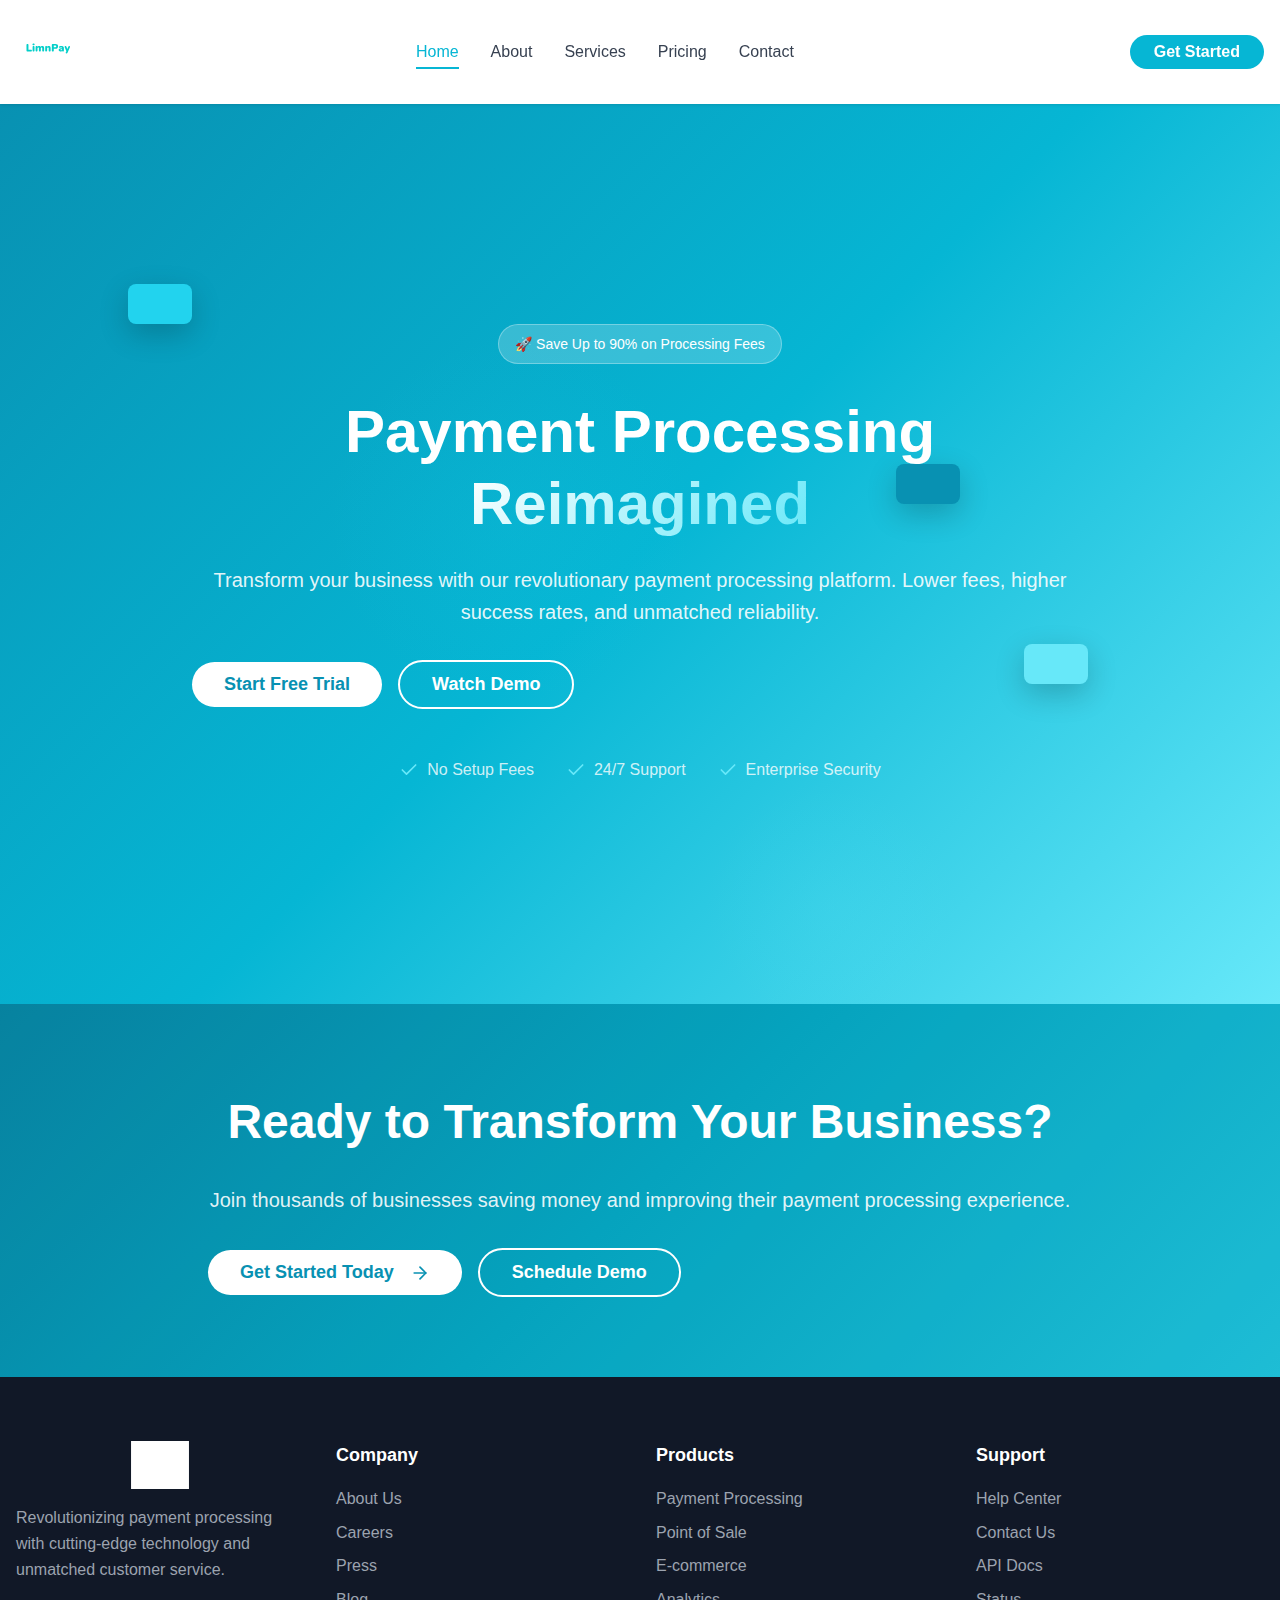
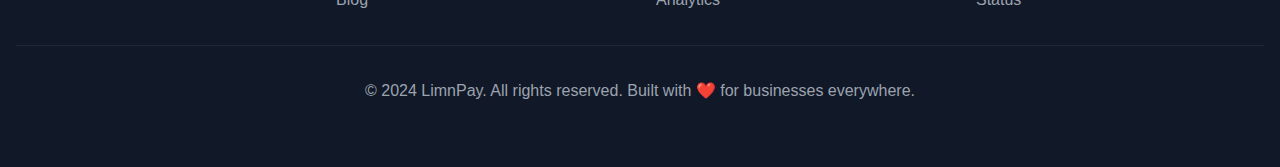
<file: index.html>
<!DOCTYPE html>
<html lang="en">
<head>
    <meta charset="UTF-8">
    <meta name="viewport" content="width=device-width, initial-scale=1.0">
    <title>Home - LimnPay</title>
    <link rel="stylesheet" href="css/styles.css">
</head>
<body>
    <div class="min-h-screen bg-white">
        <!-- Header -->
        <header class="header">
            <div class="container">
                <div class="header-content">
                    <!-- Logo -->
                    <div class="logo-container">
                        <a href="index.html">
                            <img src="assets/LimnPay8.svg" alt="LimnPay" class="logo">
                        </a>
                    </div>

                    <!-- Desktop Navigation -->
                    <nav class="nav-desktop">
                        <a href="index.html" class="nav-link active">Home</a>
                        <a href="about.html" class="nav-link">About</a>
                        <a href="services.html" class="nav-link">Services</a>
                        <a href="pricing.html" class="nav-link">Pricing</a>
                        <a href="contact.html" class="nav-link">Contact</a>
                    </nav>

                    <!-- Desktop CTA Button -->
                    <div class="cta-desktop">
                        <button class="btn btn-primary">Get Started</button>
                    </div>

                    <!-- Mobile Menu Button -->
                    <button class="mobile-menu-btn" id="mobileMenuBtn">
                        <svg class="menu-icon" id="menuIcon" width="24" height="24" viewBox="0 0 24 24" fill="none" stroke="currentColor" stroke-width="2" stroke-linecap="round" stroke-linejoin="round">
                            <line x1="3" y1="12" x2="21" y2="12"></line>
                            <line x1="3" y1="6" x2="21" y2="6"></line>
                            <line x1="3" y1="18" x2="21" y2="18"></line>
                        </svg>
                        <svg class="close-icon hidden" id="closeIcon" width="24" height="24" viewBox="0 0 24 24" fill="none" stroke="currentColor" stroke-width="2" stroke-linecap="round" stroke-linejoin="round">
                            <line x1="18" y1="6" x2="6" y2="18"></line>
                            <line x1="6" y1="6" x2="18" y2="18"></line>
                        </svg>
                    </button>
                </div>

                <!-- Mobile Menu -->
                <div class="mobile-menu hidden" id="mobileMenu">
                    <nav class="mobile-nav">
                        <a href="index.html" class="nav-link">Home</a>
                        <a href="about.html" class="nav-link">About</a>
                        <a href="services.html" class="nav-link">Services</a>
                        <a href="pricing.html" class="nav-link">Pricing</a>
                        <a href="contact.html" class="nav-link">Contact</a>
                        <button class="btn btn-primary btn-full">Get Started</button>
                    </nav>
                </div>
            </div>
        </header>

        <!-- Hero Section -->
        <section class="hero-section">
            <!-- Animated Background Elements -->
            <div class="hero-bg">
                <!-- Floating Orbs -->
                <div class="floating-orb orb-1"></div>
                <div class="floating-orb orb-2"></div>
                
                <!-- Floating Cards -->
                <div class="floating-card card-1"></div>
                <div class="floating-card card-2"></div>
                <div class="floating-card card-3"></div>
            </div>

            <!-- Hero Content -->
            <div class="hero-content">
                <div class="hero-badge">
                    <span>🚀 Save Up to 90% on Processing Fees</span>
                </div>
                
                <h1 class="hero-title">
                    Payment Processing
                    <br>
                    <span class="hero-title-gradient">Reimagined</span>
                </h1>
                
                <p class="hero-description">
                    Transform your business with our revolutionary payment processing platform. 
                    Lower fees, higher success rates, and unmatched reliability.
                </p>
                
                <div class="hero-buttons">
                    <button class="btn btn-white">Start Free Trial</button>
                    <button class="btn btn-outline-white">Watch Demo</button>
                </div>
                
                <div class="hero-features">
                    <div class="hero-feature">
                        <svg class="check-icon" width="20" height="20" viewBox="0 0 24 24" fill="none" stroke="currentColor" stroke-width="2" stroke-linecap="round" stroke-linejoin="round">
                            <polyline points="20 6 9 17 4 12"></polyline>
                        </svg>
                        <span>No Setup Fees</span>
                    </div>
                    <div class="hero-feature">
                        <svg class="check-icon" width="20" height="20" viewBox="0 0 24 24" fill="none" stroke="currentColor" stroke-width="2" stroke-linecap="round" stroke-linejoin="round">
                            <polyline points="20 6 9 17 4 12"></polyline>
                        </svg>
                        <span>24/7 Support</span>
                    </div>
                    <div class="hero-feature">
                        <svg class="check-icon" width="20" height="20" viewBox="0 0 24 24" fill="none" stroke="currentColor" stroke-width="2" stroke-linecap="round" stroke-linejoin="round">
                            <polyline points="20 6 9 17 4 12"></polyline>
                        </svg>
                        <span>Enterprise Security</span>
                    </div>
                </div>
            </div>
        </section>

        <!-- CTA Section -->
        <section class="cta-section">
            <div class="cta-overlay"></div>
            <div class="container-narrow cta-content">
                <h2 class="cta-title">Ready to Transform Your Business?</h2>
                <p class="cta-description">
                    Join thousands of businesses saving money and improving their payment processing experience.
                </p>
                <div class="cta-buttons">
                    <button class="btn btn-white">
                        Get Started Today
                        <svg class="arrow-icon" width="20" height="20" viewBox="0 0 24 24" fill="none" stroke="currentColor" stroke-width="2" stroke-linecap="round" stroke-linejoin="round">
                            <line x1="5" y1="12" x2="19" y2="12"></line>
                            <polyline points="12 5 19 12 12 19"></polyline>
                        </svg>
                    </button>
                    <button class="btn btn-outline-white">Schedule Demo</button>
                </div>
            </div>
        </section>

        <!-- Footer -->
        <footer class="footer">
            <div class="container">
                <div class="footer-grid">
                    <div class="footer-col">
                        <img src="assets/LimnPay8.svg" alt="LimnPay" class="footer-logo">
                        <p class="footer-description">
                            Revolutionizing payment processing with cutting-edge technology and unmatched customer service.
                        </p>
                    </div>
                    <div class="footer-col">
                        <h3 class="footer-title">Company</h3>
                        <ul class="footer-links">
                            <li><a href="about.html">About Us</a></li>
                            <li><a href="#">Careers</a></li>
                            <li><a href="#">Press</a></li>
                            <li><a href="#">Blog</a></li>
                        </ul>
                    </div>
                    <div class="footer-col">
                        <h3 class="footer-title">Products</h3>
                        <ul class="footer-links">
                            <li><a href="services.html">Payment Processing</a></li>
                            <li><a href="#">Point of Sale</a></li>
                            <li><a href="#">E-commerce</a></li>
                            <li><a href="#">Analytics</a></li>
                        </ul>
                    </div>
                    <div class="footer-col">
                        <h3 class="footer-title">Support</h3>
                        <ul class="footer-links">
                            <li><a href="#">Help Center</a></li>
                            <li><a href="contact.html">Contact Us</a></li>
                            <li><a href="#">API Docs</a></li>
                            <li><a href="#">Status</a></li>
                        </ul>
                    </div>
                </div>
                <div class="footer-bottom">
                    <p>© 2024 LimnPay. All rights reserved. Built with ❤️ for businesses everywhere.</p>
                </div>
            </div>
        </footer>
    </div>

    <script src="js/main.js"></script>
</body>
</html>
</file>
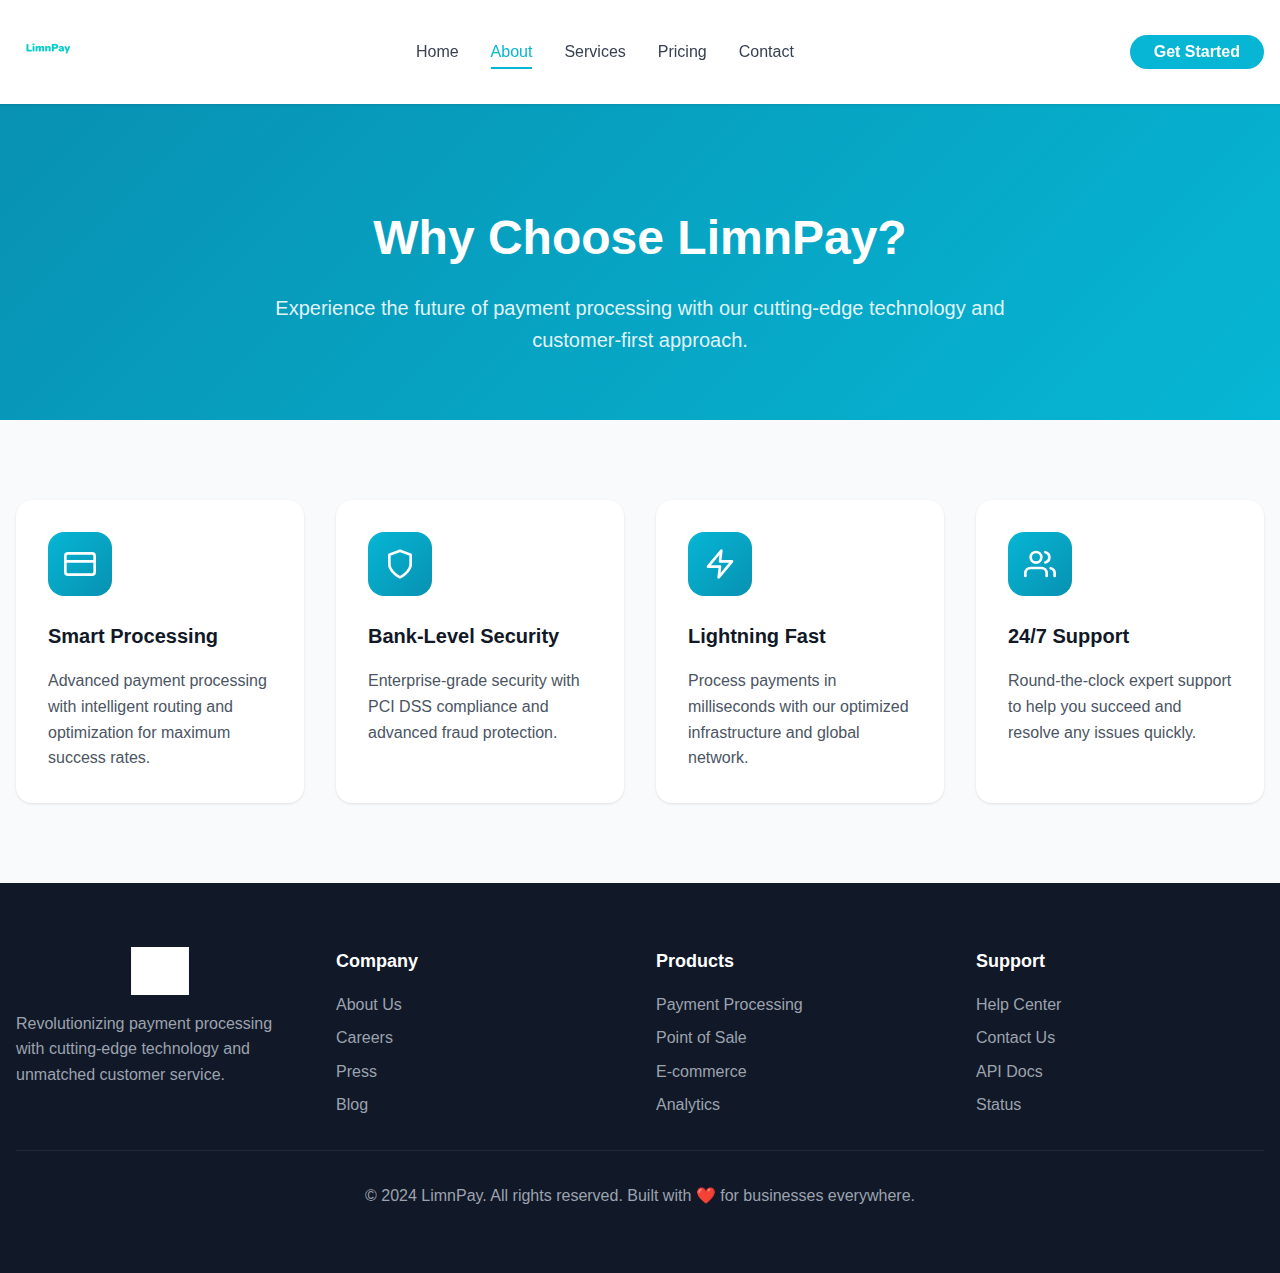
<file: about.html>
<!DOCTYPE html>
<html lang="en">
<head>
    <meta charset="UTF-8">
    <meta name="viewport" content="width=device-width, initial-scale=1.0">
    <title>About - LimnPay</title>
    <link rel="stylesheet" href="css/styles.css">
</head>
<body>
    <div class="min-h-screen bg-white">
        <!-- Header -->
        <header class="header">
            <div class="container">
                <div class="header-content">
                    <!-- Logo -->
                    <div class="logo-container">
                        <a href="index.html">
                            <img src="assets/LimnPay8.svg" alt="LimnPay" class="logo">
                        </a>
                    </div>

                    <!-- Desktop Navigation -->
                    <nav class="nav-desktop">
                        <a href="index.html" class="nav-link">Home</a>
                        <a href="about.html" class="nav-link active">About</a>
                        <a href="services.html" class="nav-link">Services</a>
                        <a href="pricing.html" class="nav-link">Pricing</a>
                        <a href="contact.html" class="nav-link">Contact</a>
                    </nav>

                    <!-- Desktop CTA Button -->
                    <div class="cta-desktop">
                        <button class="btn btn-primary">Get Started</button>
                    </div>

                    <!-- Mobile Menu Button -->
                    <button class="mobile-menu-btn" id="mobileMenuBtn">
                        <svg class="menu-icon" id="menuIcon" width="24" height="24" viewBox="0 0 24 24" fill="none" stroke="currentColor" stroke-width="2" stroke-linecap="round" stroke-linejoin="round">
                            <line x1="3" y1="12" x2="21" y2="12"></line>
                            <line x1="3" y1="6" x2="21" y2="6"></line>
                            <line x1="3" y1="18" x2="21" y2="18"></line>
                        </svg>
                        <svg class="close-icon hidden" id="closeIcon" width="24" height="24" viewBox="0 0 24 24" fill="none" stroke="currentColor" stroke-width="2" stroke-linecap="round" stroke-linejoin="round">
                            <line x1="18" y1="6" x2="6" y2="18"></line>
                            <line x1="6" y1="6" x2="18" y2="18"></line>
                        </svg>
                    </button>
                </div>

                <!-- Mobile Menu -->
                <div class="mobile-menu hidden" id="mobileMenu">
                    <nav class="mobile-nav">
                        <a href="index.html" class="nav-link">Home</a>
                        <a href="about.html" class="nav-link">About</a>
                        <a href="services.html" class="nav-link">Services</a>
                        <a href="pricing.html" class="nav-link">Pricing</a>
                        <a href="contact.html" class="nav-link">Contact</a>
                        <button class="btn btn-primary btn-full">Get Started</button>
                    </nav>
                </div>
            </div>
        </header>

        <!-- Page Header -->
        <section class="page-header">
            <div class="container">
                <h1 class="page-title">Why Choose LimnPay?</h1>
                <p class="page-subtitle">
                    Experience the future of payment processing with our cutting-edge technology 
                    and customer-first approach.
                </p>
            </div>
        </section>

        <!-- Features Section -->
        <section class="features-section">
            <div class="container">
                <div class="features-grid">
                    <div class="feature-card">
                        <div class="feature-icon">
                            <svg width="32" height="32" viewBox="0 0 24 24" fill="none" stroke="currentColor" stroke-width="2" stroke-linecap="round" stroke-linejoin="round">
                                <rect x="1" y="4" width="22" height="16" rx="2" ry="2"></rect>
                                <line x1="1" y1="10" x2="23" y2="10"></line>
                            </svg>
                        </div>
                        <h3 class="feature-title">Smart Processing</h3>
                        <p class="feature-description">Advanced payment processing with intelligent routing and optimization for maximum success rates.</p>
                    </div>

                    <div class="feature-card">
                        <div class="feature-icon">
                            <svg width="32" height="32" viewBox="0 0 24 24" fill="none" stroke="currentColor" stroke-width="2" stroke-linecap="round" stroke-linejoin="round">
                                <path d="M12 22s8-4 8-10V5l-8-3-8 3v7c0 6 8 10 8 10z"></path>
                            </svg>
                        </div>
                        <h3 class="feature-title">Bank-Level Security</h3>
                        <p class="feature-description">Enterprise-grade security with PCI DSS compliance and advanced fraud protection.</p>
                    </div>

                    <div class="feature-card">
                        <div class="feature-icon">
                            <svg width="32" height="32" viewBox="0 0 24 24" fill="none" stroke="currentColor" stroke-width="2" stroke-linecap="round" stroke-linejoin="round">
                                <polygon points="13 2 3 14 12 14 11 22 21 10 12 10 13 2"></polygon>
                            </svg>
                        </div>
                        <h3 class="feature-title">Lightning Fast</h3>
                        <p class="feature-description">Process payments in milliseconds with our optimized infrastructure and global network.</p>
                    </div>

                    <div class="feature-card">
                        <div class="feature-icon">
                            <svg width="32" height="32" viewBox="0 0 24 24" fill="none" stroke="currentColor" stroke-width="2" stroke-linecap="round" stroke-linejoin="round">
                                <path d="M17 21v-2a4 4 0 0 0-4-4H5a4 4 0 0 0-4 4v2"></path>
                                <circle cx="9" cy="7" r="4"></circle>
                                <path d="M23 21v-2a4 4 0 0 0-3-3.87"></path>
                                <path d="M16 3.13a4 4 0 0 1 0 7.75"></path>
                            </svg>
                        </div>
                        <h3 class="feature-title">24/7 Support</h3>
                        <p class="feature-description">Round-the-clock expert support to help you succeed and resolve any issues quickly.</p>
                    </div>
                </div>
            </div>
        </section>

        <!-- Footer -->
        <footer class="footer">
            <div class="container">
                <div class="footer-grid">
                    <div class="footer-col">
                        <img src="assets/LimnPay8.svg" alt="LimnPay" class="footer-logo">
                        <p class="footer-description">
                            Revolutionizing payment processing with cutting-edge technology and unmatched customer service.
                        </p>
                    </div>
                    <div class="footer-col">
                        <h3 class="footer-title">Company</h3>
                        <ul class="footer-links">
                            <li><a href="about.html">About Us</a></li>
                            <li><a href="#">Careers</a></li>
                            <li><a href="#">Press</a></li>
                            <li><a href="#">Blog</a></li>
                        </ul>
                    </div>
                    <div class="footer-col">
                        <h3 class="footer-title">Products</h3>
                        <ul class="footer-links">
                            <li><a href="services.html">Payment Processing</a></li>
                            <li><a href="#">Point of Sale</a></li>
                            <li><a href="#">E-commerce</a></li>
                            <li><a href="#">Analytics</a></li>
                        </ul>
                    </div>
                    <div class="footer-col">
                        <h3 class="footer-title">Support</h3>
                        <ul class="footer-links">
                            <li><a href="#">Help Center</a></li>
                            <li><a href="contact.html">Contact Us</a></li>
                            <li><a href="#">API Docs</a></li>
                            <li><a href="#">Status</a></li>
                        </ul>
                    </div>
                </div>
                <div class="footer-bottom">
                    <p>© 2024 LimnPay. All rights reserved. Built with ❤️ for businesses everywhere.</p>
                </div>
            </div>
        </footer>
    </div>

    <script src="js/main.js"></script>
</body>
</html>
</file>
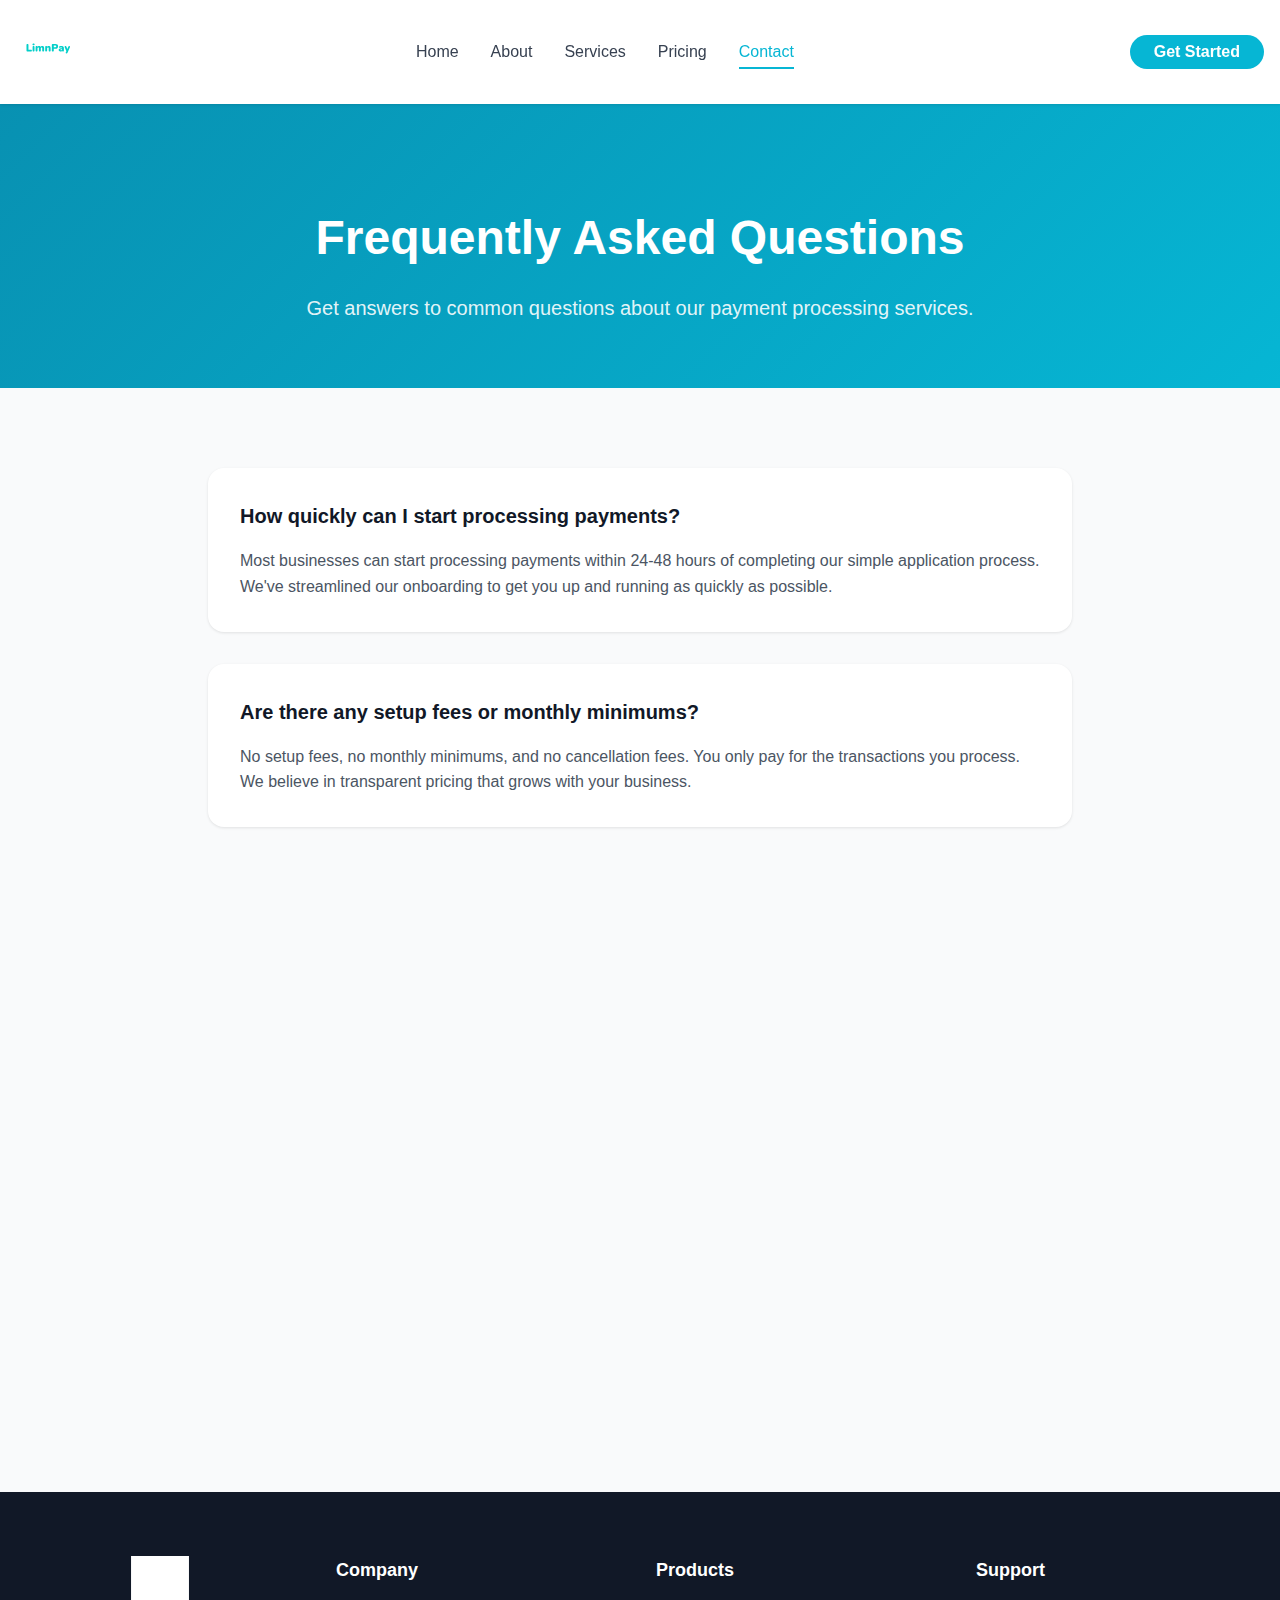
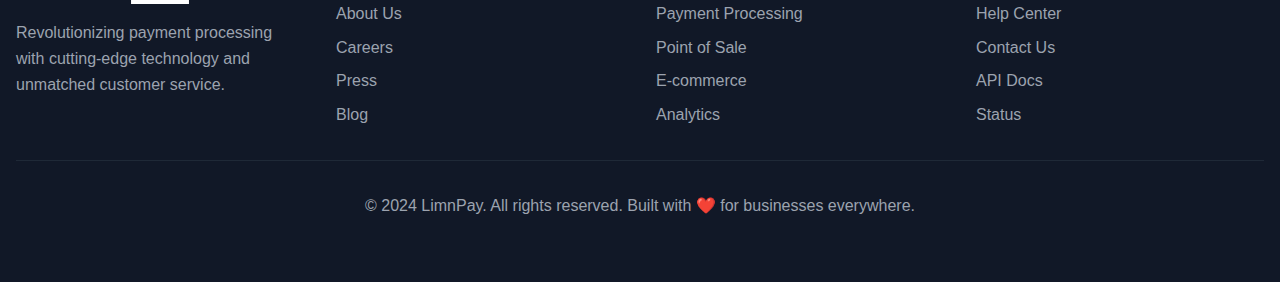
<file: contact.html>
<!DOCTYPE html>
<html lang="en">
<head>
    <meta charset="UTF-8">
    <meta name="viewport" content="width=device-width, initial-scale=1.0">
    <title>Contact - LimnPay</title>
    <link rel="stylesheet" href="css/styles.css">
</head>
<body>
    <div class="min-h-screen bg-white">
        <!-- Header -->
        <header class="header">
            <div class="container">
                <div class="header-content">
                    <!-- Logo -->
                    <div class="logo-container">
                        <a href="index.html">
                            <img src="assets/LimnPay8.svg" alt="LimnPay" class="logo">
                        </a>
                    </div>

                    <!-- Desktop Navigation -->
                    <nav class="nav-desktop">
                        <a href="index.html" class="nav-link">Home</a>
                        <a href="about.html" class="nav-link">About</a>
                        <a href="services.html" class="nav-link">Services</a>
                        <a href="pricing.html" class="nav-link">Pricing</a>
                        <a href="contact.html" class="nav-link active">Contact</a>
                    </nav>

                    <!-- Desktop CTA Button -->
                    <div class="cta-desktop">
                        <button class="btn btn-primary">Get Started</button>
                    </div>

                    <!-- Mobile Menu Button -->
                    <button class="mobile-menu-btn" id="mobileMenuBtn">
                        <svg class="menu-icon" id="menuIcon" width="24" height="24" viewBox="0 0 24 24" fill="none" stroke="currentColor" stroke-width="2" stroke-linecap="round" stroke-linejoin="round">
                            <line x1="3" y1="12" x2="21" y2="12"></line>
                            <line x1="3" y1="6" x2="21" y2="6"></line>
                            <line x1="3" y1="18" x2="21" y2="18"></line>
                        </svg>
                        <svg class="close-icon hidden" id="closeIcon" width="24" height="24" viewBox="0 0 24 24" fill="none" stroke="currentColor" stroke-width="2" stroke-linecap="round" stroke-linejoin="round">
                            <line x1="18" y1="6" x2="6" y2="18"></line>
                            <line x1="6" y1="6" x2="18" y2="18"></line>
                        </svg>
                    </button>
                </div>

                <!-- Mobile Menu -->
                <div class="mobile-menu hidden" id="mobileMenu">
                    <nav class="mobile-nav">
                        <a href="index.html" class="nav-link">Home</a>
                        <a href="about.html" class="nav-link">About</a>
                        <a href="services.html" class="nav-link">Services</a>
                        <a href="pricing.html" class="nav-link">Pricing</a>
                        <a href="contact.html" class="nav-link">Contact</a>
                        <button class="btn btn-primary btn-full">Get Started</button>
                    </nav>
                </div>
            </div>
        </header>

        <!-- Page Header -->
        <section class="page-header">
            <div class="container">
                <h1 class="page-title">Frequently Asked Questions</h1>
                <p class="page-subtitle">
                    Get answers to common questions about our payment processing services.
                </p>
            </div>
        </section>

        <!-- FAQ Section -->
        <section class="faq-section">
            <div class="container-narrow">
                <div class="faq-list">
                    <div class="faq-item">
                        <h3 class="faq-question">How quickly can I start processing payments?</h3>
                        <p class="faq-answer">
                            Most businesses can start processing payments within 24-48 hours of completing our simple application process. 
                            We've streamlined our onboarding to get you up and running as quickly as possible.
                        </p>
                    </div>

                    <div class="faq-item">
                        <h3 class="faq-question">Are there any setup fees or monthly minimums?</h3>
                        <p class="faq-answer">
                            No setup fees, no monthly minimums, and no cancellation fees. You only pay for the transactions you process. 
                            We believe in transparent pricing that grows with your business.
                        </p>
                    </div>

                    <div class="faq-item">
                        <h3 class="faq-question">What types of businesses do you work with?</h3>
                        <p class="faq-answer">
                            We work with businesses of all sizes, from startups to enterprises. Our platform is particularly well-suited 
                            for e-commerce stores, SaaS companies, marketplaces, and service-based businesses.
                        </p>
                    </div>

                    <div class="faq-item">
                        <h3 class="faq-question">How secure is your payment processing?</h3>
                        <p class="faq-answer">
                            We're PCI DSS Level 1 compliant and use bank-level security measures including end-to-end encryption, 
                            tokenization, and advanced fraud detection. Your customers' data is always protected.
                        </p>
                    </div>

                    <div class="faq-item">
                        <h3 class="faq-question">Can I integrate with my existing systems?</h3>
                        <p class="faq-answer">
                            Yes! We offer comprehensive APIs and pre-built integrations with popular e-commerce platforms, 
                            accounting software, and business tools. Our developer-friendly documentation makes integration simple.
                        </p>
                    </div>
                </div>
            </div>
        </section>

        <!-- Footer -->
        <footer class="footer">
            <div class="container">
                <div class="footer-grid">
                    <div class="footer-col">
                        <img src="assets/LimnPay8.svg" alt="LimnPay" class="footer-logo">
                        <p class="footer-description">
                            Revolutionizing payment processing with cutting-edge technology and unmatched customer service.
                        </p>
                    </div>
                    <div class="footer-col">
                        <h3 class="footer-title">Company</h3>
                        <ul class="footer-links">
                            <li><a href="about.html">About Us</a></li>
                            <li><a href="#">Careers</a></li>
                            <li><a href="#">Press</a></li>
                            <li><a href="#">Blog</a></li>
                        </ul>
                    </div>
                    <div class="footer-col">
                        <h3 class="footer-title">Products</h3>
                        <ul class="footer-links">
                            <li><a href="services.html">Payment Processing</a></li>
                            <li><a href="#">Point of Sale</a></li>
                            <li><a href="#">E-commerce</a></li>
                            <li><a href="#">Analytics</a></li>
                        </ul>
                    </div>
                    <div class="footer-col">
                        <h3 class="footer-title">Support</h3>
                        <ul class="footer-links">
                            <li><a href="#">Help Center</a></li>
                            <li><a href="contact.html">Contact Us</a></li>
                            <li><a href="#">API Docs</a></li>
                            <li><a href="#">Status</a></li>
                        </ul>
                    </div>
                </div>
                <div class="footer-bottom">
                    <p>© 2024 LimnPay. All rights reserved. Built with ❤️ for businesses everywhere.</p>
                </div>
            </div>
        </footer>
    </div>

    <script src="js/main.js"></script>
</body>
</html>
</file>
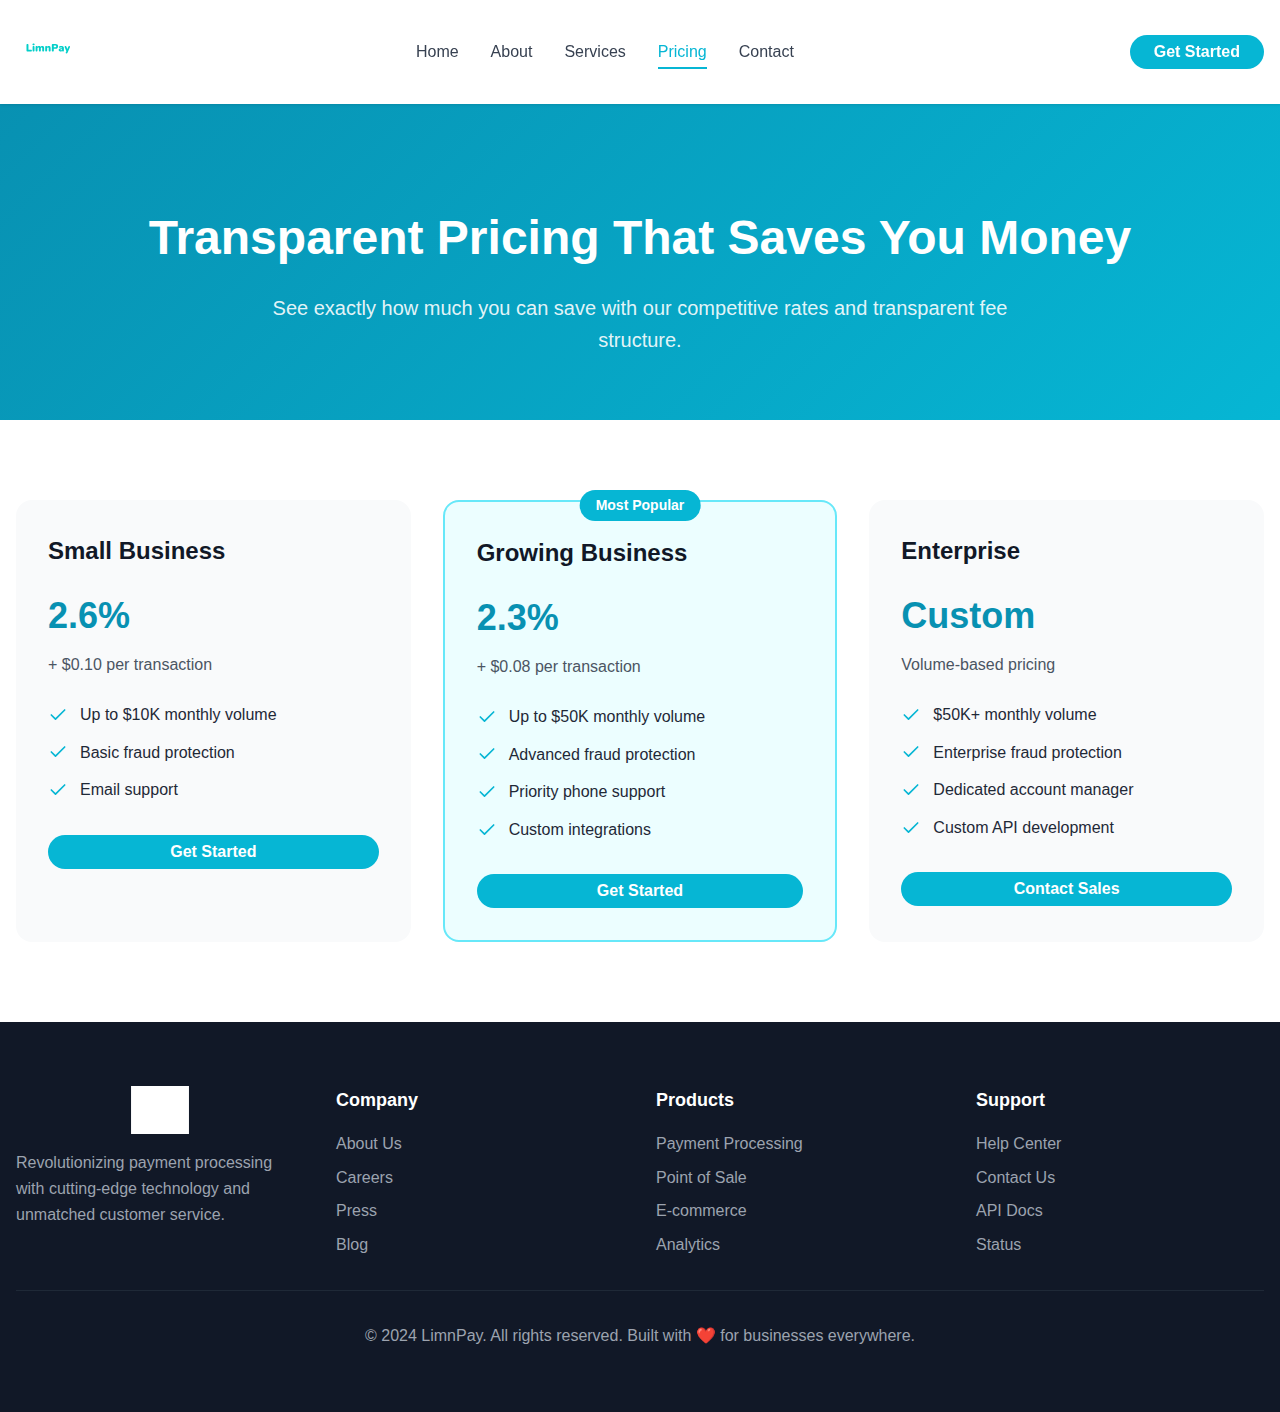
<file: pricing.html>
<!DOCTYPE html>
<html lang="en">
<head>
    <meta charset="UTF-8">
    <meta name="viewport" content="width=device-width, initial-scale=1.0">
    <title>Pricing - LimnPay</title>
    <link rel="stylesheet" href="css/styles.css">
</head>
<body>
    <div class="min-h-screen bg-white">
        <!-- Header -->
        <header class="header">
            <div class="container">
                <div class="header-content">
                    <!-- Logo -->
                    <div class="logo-container">
                        <a href="index.html">
                            <img src="assets/LimnPay8.svg" alt="LimnPay" class="logo">
                        </a>
                    </div>

                    <!-- Desktop Navigation -->
                    <nav class="nav-desktop">
                        <a href="index.html" class="nav-link">Home</a>
                        <a href="about.html" class="nav-link">About</a>
                        <a href="services.html" class="nav-link">Services</a>
                        <a href="pricing.html" class="nav-link active">Pricing</a>
                        <a href="contact.html" class="nav-link">Contact</a>
                    </nav>

                    <!-- Desktop CTA Button -->
                    <div class="cta-desktop">
                        <button class="btn btn-primary">Get Started</button>
                    </div>

                    <!-- Mobile Menu Button -->
                    <button class="mobile-menu-btn" id="mobileMenuBtn">
                        <svg class="menu-icon" id="menuIcon" width="24" height="24" viewBox="0 0 24 24" fill="none" stroke="currentColor" stroke-width="2" stroke-linecap="round" stroke-linejoin="round">
                            <line x1="3" y1="12" x2="21" y2="12"></line>
                            <line x1="3" y1="6" x2="21" y2="6"></line>
                            <line x1="3" y1="18" x2="21" y2="18"></line>
                        </svg>
                        <svg class="close-icon hidden" id="closeIcon" width="24" height="24" viewBox="0 0 24 24" fill="none" stroke="currentColor" stroke-width="2" stroke-linecap="round" stroke-linejoin="round">
                            <line x1="18" y1="6" x2="6" y2="18"></line>
                            <line x1="6" y1="6" x2="18" y2="18"></line>
                        </svg>
                    </button>
                </div>

                <!-- Mobile Menu -->
                <div class="mobile-menu hidden" id="mobileMenu">
                    <nav class="mobile-nav">
                        <a href="index.html" class="nav-link">Home</a>
                        <a href="about.html" class="nav-link">About</a>
                        <a href="services.html" class="nav-link">Services</a>
                        <a href="pricing.html" class="nav-link">Pricing</a>
                        <a href="contact.html" class="nav-link">Contact</a>
                        <button class="btn btn-primary btn-full">Get Started</button>
                    </nav>
                </div>
            </div>
        </header>

        <!-- Page Header -->
        <section class="page-header">
            <div class="container">
                <h1 class="page-title">Transparent Pricing That Saves You Money</h1>
                <p class="page-subtitle">
                    See exactly how much you can save with our competitive rates and transparent fee structure.
                </p>
            </div>
        </section>

        <!-- Pricing Section -->
        <section class="pricing-section">
            <div class="container">
                <div class="pricing-grid">
                    <div class="pricing-card">
                        <h3 class="pricing-title">Small Business</h3>
                        <div class="pricing-price">
                            <div class="price">2.6%</div>
                            <div class="price-sub">+ $0.10 per transaction</div>
                        </div>
                        <ul class="pricing-features">
                            <li>
                                <svg class="check-icon" width="20" height="20" viewBox="0 0 24 24" fill="none" stroke="currentColor" stroke-width="2" stroke-linecap="round" stroke-linejoin="round">
                                    <polyline points="20 6 9 17 4 12"></polyline>
                                </svg>
                                <span>Up to $10K monthly volume</span>
                            </li>
                            <li>
                                <svg class="check-icon" width="20" height="20" viewBox="0 0 24 24" fill="none" stroke="currentColor" stroke-width="2" stroke-linecap="round" stroke-linejoin="round">
                                    <polyline points="20 6 9 17 4 12"></polyline>
                                </svg>
                                <span>Basic fraud protection</span>
                            </li>
                            <li>
                                <svg class="check-icon" width="20" height="20" viewBox="0 0 24 24" fill="none" stroke="currentColor" stroke-width="2" stroke-linecap="round" stroke-linejoin="round">
                                    <polyline points="20 6 9 17 4 12"></polyline>
                                </svg>
                                <span>Email support</span>
                            </li>
                        </ul>
                        <button class="btn btn-primary btn-full">Get Started</button>
                    </div>

                    <div class="pricing-card pricing-card-popular">
                        <div class="popular-badge">Most Popular</div>
                        <h3 class="pricing-title">Growing Business</h3>
                        <div class="pricing-price">
                            <div class="price">2.3%</div>
                            <div class="price-sub">+ $0.08 per transaction</div>
                        </div>
                        <ul class="pricing-features">
                            <li>
                                <svg class="check-icon" width="20" height="20" viewBox="0 0 24 24" fill="none" stroke="currentColor" stroke-width="2" stroke-linecap="round" stroke-linejoin="round">
                                    <polyline points="20 6 9 17 4 12"></polyline>
                                </svg>
                                <span>Up to $50K monthly volume</span>
                            </li>
                            <li>
                                <svg class="check-icon" width="20" height="20" viewBox="0 0 24 24" fill="none" stroke="currentColor" stroke-width="2" stroke-linecap="round" stroke-linejoin="round">
                                    <polyline points="20 6 9 17 4 12"></polyline>
                                </svg>
                                <span>Advanced fraud protection</span>
                            </li>
                            <li>
                                <svg class="check-icon" width="20" height="20" viewBox="0 0 24 24" fill="none" stroke="currentColor" stroke-width="2" stroke-linecap="round" stroke-linejoin="round">
                                    <polyline points="20 6 9 17 4 12"></polyline>
                                </svg>
                                <span>Priority phone support</span>
                            </li>
                            <li>
                                <svg class="check-icon" width="20" height="20" viewBox="0 0 24 24" fill="none" stroke="currentColor" stroke-width="2" stroke-linecap="round" stroke-linejoin="round">
                                    <polyline points="20 6 9 17 4 12"></polyline>
                                </svg>
                                <span>Custom integrations</span>
                            </li>
                        </ul>
                        <button class="btn btn-primary btn-full">Get Started</button>
                    </div>

                    <div class="pricing-card">
                        <h3 class="pricing-title">Enterprise</h3>
                        <div class="pricing-price">
                            <div class="price">Custom</div>
                            <div class="price-sub">Volume-based pricing</div>
                        </div>
                        <ul class="pricing-features">
                            <li>
                                <svg class="check-icon" width="20" height="20" viewBox="0 0 24 24" fill="none" stroke="currentColor" stroke-width="2" stroke-linecap="round" stroke-linejoin="round">
                                    <polyline points="20 6 9 17 4 12"></polyline>
                                </svg>
                                <span>$50K+ monthly volume</span>
                            </li>
                            <li>
                                <svg class="check-icon" width="20" height="20" viewBox="0 0 24 24" fill="none" stroke="currentColor" stroke-width="2" stroke-linecap="round" stroke-linejoin="round">
                                    <polyline points="20 6 9 17 4 12"></polyline>
                                </svg>
                                <span>Enterprise fraud protection</span>
                            </li>
                            <li>
                                <svg class="check-icon" width="20" height="20" viewBox="0 0 24 24" fill="none" stroke="currentColor" stroke-width="2" stroke-linecap="round" stroke-linejoin="round">
                                    <polyline points="20 6 9 17 4 12"></polyline>
                                </svg>
                                <span>Dedicated account manager</span>
                            </li>
                            <li>
                                <svg class="check-icon" width="20" height="20" viewBox="0 0 24 24" fill="none" stroke="currentColor" stroke-width="2" stroke-linecap="round" stroke-linejoin="round">
                                    <polyline points="20 6 9 17 4 12"></polyline>
                                </svg>
                                <span>Custom API development</span>
                            </li>
                        </ul>
                        <button class="btn btn-primary btn-full">Contact Sales</button>
                    </div>
                </div>
            </div>
        </section>

        <!-- Footer -->
        <footer class="footer">
            <div class="container">
                <div class="footer-grid">
                    <div class="footer-col">
                        <img src="assets/LimnPay8.svg" alt="LimnPay" class="footer-logo">
                        <p class="footer-description">
                            Revolutionizing payment processing with cutting-edge technology and unmatched customer service.
                        </p>
                    </div>
                    <div class="footer-col">
                        <h3 class="footer-title">Company</h3>
                        <ul class="footer-links">
                            <li><a href="about.html">About Us</a></li>
                            <li><a href="#">Careers</a></li>
                            <li><a href="#">Press</a></li>
                            <li><a href="#">Blog</a></li>
                        </ul>
                    </div>
                    <div class="footer-col">
                        <h3 class="footer-title">Products</h3>
                        <ul class="footer-links">
                            <li><a href="services.html">Payment Processing</a></li>
                            <li><a href="#">Point of Sale</a></li>
                            <li><a href="#">E-commerce</a></li>
                            <li><a href="#">Analytics</a></li>
                        </ul>
                    </div>
                    <div class="footer-col">
                        <h3 class="footer-title">Support</h3>
                        <ul class="footer-links">
                            <li><a href="#">Help Center</a></li>
                            <li><a href="contact.html">Contact Us</a></li>
                            <li><a href="#">API Docs</a></li>
                            <li><a href="#">Status</a></li>
                        </ul>
                    </div>
                </div>
                <div class="footer-bottom">
                    <p>© 2024 LimnPay. All rights reserved. Built with ❤️ for businesses everywhere.</p>
                </div>
            </div>
        </footer>
    </div>

    <script src="js/main.js"></script>
</body>
</html>
</file>
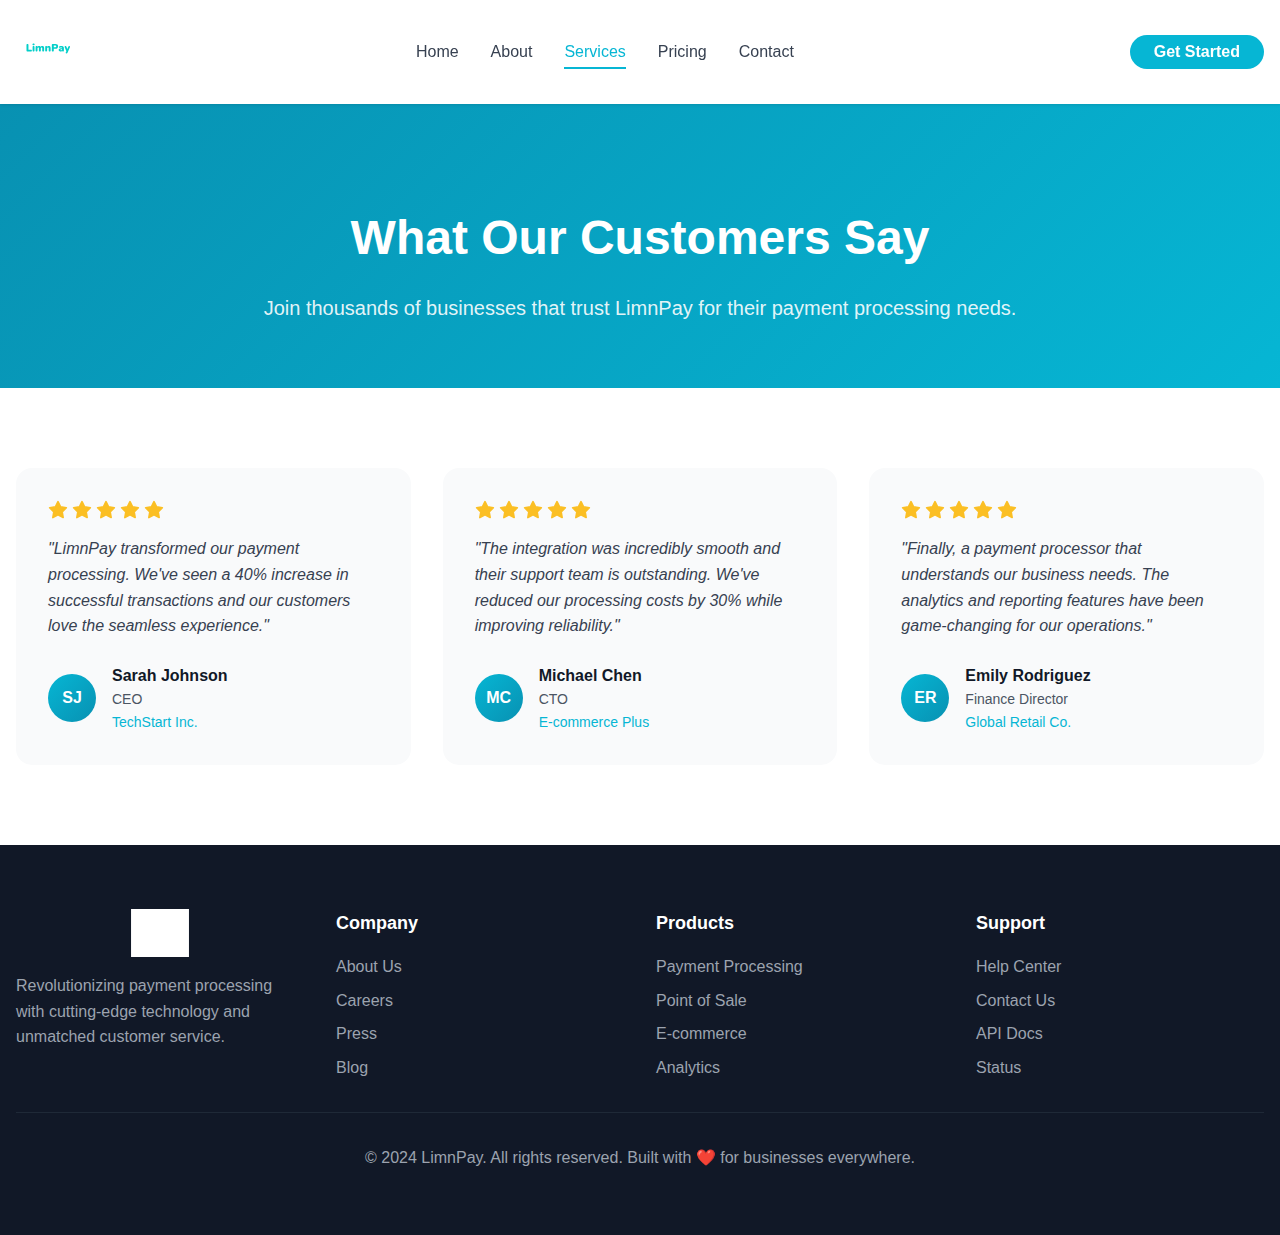
<file: services.html>
<!DOCTYPE html>
<html lang="en">
<head>
    <meta charset="UTF-8">
    <meta name="viewport" content="width=device-width, initial-scale=1.0">
    <title>Services - LimnPay</title>
    <link rel="stylesheet" href="css/styles.css">
</head>
<body>
    <div class="min-h-screen bg-white">
        <!-- Header -->
        <header class="header">
            <div class="container">
                <div class="header-content">
                    <!-- Logo -->
                    <div class="logo-container">
                        <a href="index.html">
                            <img src="assets/LimnPay8.svg" alt="LimnPay" class="logo">
                        </a>
                    </div>

                    <!-- Desktop Navigation -->
                    <nav class="nav-desktop">
                        <a href="index.html" class="nav-link">Home</a>
                        <a href="about.html" class="nav-link">About</a>
                        <a href="services.html" class="nav-link active">Services</a>
                        <a href="pricing.html" class="nav-link">Pricing</a>
                        <a href="contact.html" class="nav-link">Contact</a>
                    </nav>

                    <!-- Desktop CTA Button -->
                    <div class="cta-desktop">
                        <button class="btn btn-primary">Get Started</button>
                    </div>

                    <!-- Mobile Menu Button -->
                    <button class="mobile-menu-btn" id="mobileMenuBtn">
                        <svg class="menu-icon" id="menuIcon" width="24" height="24" viewBox="0 0 24 24" fill="none" stroke="currentColor" stroke-width="2" stroke-linecap="round" stroke-linejoin="round">
                            <line x1="3" y1="12" x2="21" y2="12"></line>
                            <line x1="3" y1="6" x2="21" y2="6"></line>
                            <line x1="3" y1="18" x2="21" y2="18"></line>
                        </svg>
                        <svg class="close-icon hidden" id="closeIcon" width="24" height="24" viewBox="0 0 24 24" fill="none" stroke="currentColor" stroke-width="2" stroke-linecap="round" stroke-linejoin="round">
                            <line x1="18" y1="6" x2="6" y2="18"></line>
                            <line x1="6" y1="6" x2="18" y2="18"></line>
                        </svg>
                    </button>
                </div>

                <!-- Mobile Menu -->
                <div class="mobile-menu hidden" id="mobileMenu">
                    <nav class="mobile-nav">
                        <a href="index.html" class="nav-link">Home</a>
                        <a href="about.html" class="nav-link">About</a>
                        <a href="services.html" class="nav-link">Services</a>
                        <a href="pricing.html" class="nav-link">Pricing</a>
                        <a href="contact.html" class="nav-link">Contact</a>
                        <button class="btn btn-primary btn-full">Get Started</button>
                    </nav>
                </div>
            </div>
        </header>

        <!-- Page Header -->
        <section class="page-header">
            <div class="container">
                <h1 class="page-title">What Our Customers Say</h1>
                <p class="page-subtitle">
                    Join thousands of businesses that trust LimnPay for their payment processing needs.
                </p>
            </div>
        </section>

        <!-- Testimonials Section -->
        <section class="testimonials-section">
            <div class="container">
                <div class="testimonials-grid">
                    <div class="testimonial-card">
                        <div class="stars">
                            <svg class="star" width="20" height="20" viewBox="0 0 24 24" fill="currentColor" stroke="currentColor" stroke-width="2" stroke-linecap="round" stroke-linejoin="round">
                                <polygon points="12 2 15.09 8.26 22 9.27 17 14.14 18.18 21.02 12 17.77 5.82 21.02 7 14.14 2 9.27 8.91 8.26 12 2"></polygon>
                            </svg>
                            <svg class="star" width="20" height="20" viewBox="0 0 24 24" fill="currentColor" stroke="currentColor" stroke-width="2" stroke-linecap="round" stroke-linejoin="round">
                                <polygon points="12 2 15.09 8.26 22 9.27 17 14.14 18.18 21.02 12 17.77 5.82 21.02 7 14.14 2 9.27 8.91 8.26 12 2"></polygon>
                            </svg>
                            <svg class="star" width="20" height="20" viewBox="0 0 24 24" fill="currentColor" stroke="currentColor" stroke-width="2" stroke-linecap="round" stroke-linejoin="round">
                                <polygon points="12 2 15.09 8.26 22 9.27 17 14.14 18.18 21.02 12 17.77 5.82 21.02 7 14.14 2 9.27 8.91 8.26 12 2"></polygon>
                            </svg>
                            <svg class="star" width="20" height="20" viewBox="0 0 24 24" fill="currentColor" stroke="currentColor" stroke-width="2" stroke-linecap="round" stroke-linejoin="round">
                                <polygon points="12 2 15.09 8.26 22 9.27 17 14.14 18.18 21.02 12 17.77 5.82 21.02 7 14.14 2 9.27 8.91 8.26 12 2"></polygon>
                            </svg>
                            <svg class="star" width="20" height="20" viewBox="0 0 24 24" fill="currentColor" stroke="currentColor" stroke-width="2" stroke-linecap="round" stroke-linejoin="round">
                                <polygon points="12 2 15.09 8.26 22 9.27 17 14.14 18.18 21.02 12 17.77 5.82 21.02 7 14.14 2 9.27 8.91 8.26 12 2"></polygon>
                            </svg>
                        </div>
                        <p class="testimonial-quote">"LimnPay transformed our payment processing. We've seen a 40% increase in successful transactions and our customers love the seamless experience."</p>
                        <div class="testimonial-author">
                            <div class="avatar">SJ</div>
                            <div class="author-info">
                                <div class="author-name">Sarah Johnson</div>
                                <div class="author-role">CEO</div>
                                <div class="author-company">TechStart Inc.</div>
                            </div>
                        </div>
                    </div>

                    <div class="testimonial-card">
                        <div class="stars">
                            <svg class="star" width="20" height="20" viewBox="0 0 24 24" fill="currentColor" stroke="currentColor" stroke-width="2" stroke-linecap="round" stroke-linejoin="round">
                                <polygon points="12 2 15.09 8.26 22 9.27 17 14.14 18.18 21.02 12 17.77 5.82 21.02 7 14.14 2 9.27 8.91 8.26 12 2"></polygon>
                            </svg>
                            <svg class="star" width="20" height="20" viewBox="0 0 24 24" fill="currentColor" stroke="currentColor" stroke-width="2" stroke-linecap="round" stroke-linejoin="round">
                                <polygon points="12 2 15.09 8.26 22 9.27 17 14.14 18.18 21.02 12 17.77 5.82 21.02 7 14.14 2 9.27 8.91 8.26 12 2"></polygon>
                            </svg>
                            <svg class="star" width="20" height="20" viewBox="0 0 24 24" fill="currentColor" stroke="currentColor" stroke-width="2" stroke-linecap="round" stroke-linejoin="round">
                                <polygon points="12 2 15.09 8.26 22 9.27 17 14.14 18.18 21.02 12 17.77 5.82 21.02 7 14.14 2 9.27 8.91 8.26 12 2"></polygon>
                            </svg>
                            <svg class="star" width="20" height="20" viewBox="0 0 24 24" fill="currentColor" stroke="currentColor" stroke-width="2" stroke-linecap="round" stroke-linejoin="round">
                                <polygon points="12 2 15.09 8.26 22 9.27 17 14.14 18.18 21.02 12 17.77 5.82 21.02 7 14.14 2 9.27 8.91 8.26 12 2"></polygon>
                            </svg>
                            <svg class="star" width="20" height="20" viewBox="0 0 24 24" fill="currentColor" stroke="currentColor" stroke-width="2" stroke-linecap="round" stroke-linejoin="round">
                                <polygon points="12 2 15.09 8.26 22 9.27 17 14.14 18.18 21.02 12 17.77 5.82 21.02 7 14.14 2 9.27 8.91 8.26 12 2"></polygon>
                            </svg>
                        </div>
                        <p class="testimonial-quote">"The integration was incredibly smooth and their support team is outstanding. We've reduced our processing costs by 30% while improving reliability."</p>
                        <div class="testimonial-author">
                            <div class="avatar">MC</div>
                            <div class="author-info">
                                <div class="author-name">Michael Chen</div>
                                <div class="author-role">CTO</div>
                                <div class="author-company">E-commerce Plus</div>
                            </div>
                        </div>
                    </div>

                    <div class="testimonial-card">
                        <div class="stars">
                            <svg class="star" width="20" height="20" viewBox="0 0 24 24" fill="currentColor" stroke="currentColor" stroke-width="2" stroke-linecap="round" stroke-linejoin="round">
                                <polygon points="12 2 15.09 8.26 22 9.27 17 14.14 18.18 21.02 12 17.77 5.82 21.02 7 14.14 2 9.27 8.91 8.26 12 2"></polygon>
                            </svg>
                            <svg class="star" width="20" height="20" viewBox="0 0 24 24" fill="currentColor" stroke="currentColor" stroke-width="2" stroke-linecap="round" stroke-linejoin="round">
                                <polygon points="12 2 15.09 8.26 22 9.27 17 14.14 18.18 21.02 12 17.77 5.82 21.02 7 14.14 2 9.27 8.91 8.26 12 2"></polygon>
                            </svg>
                            <svg class="star" width="20" height="20" viewBox="0 0 24 24" fill="currentColor" stroke="currentColor" stroke-width="2" stroke-linecap="round" stroke-linejoin="round">
                                <polygon points="12 2 15.09 8.26 22 9.27 17 14.14 18.18 21.02 12 17.77 5.82 21.02 7 14.14 2 9.27 8.91 8.26 12 2"></polygon>
                            </svg>
                            <svg class="star" width="20" height="20" viewBox="0 0 24 24" fill="currentColor" stroke="currentColor" stroke-width="2" stroke-linecap="round" stroke-linejoin="round">
                                <polygon points="12 2 15.09 8.26 22 9.27 17 14.14 18.18 21.02 12 17.77 5.82 21.02 7 14.14 2 9.27 8.91 8.26 12 2"></polygon>
                            </svg>
                            <svg class="star" width="20" height="20" viewBox="0 0 24 24" fill="currentColor" stroke="currentColor" stroke-width="2" stroke-linecap="round" stroke-linejoin="round">
                                <polygon points="12 2 15.09 8.26 22 9.27 17 14.14 18.18 21.02 12 17.77 5.82 21.02 7 14.14 2 9.27 8.91 8.26 12 2"></polygon>
                            </svg>
                        </div>
                        <p class="testimonial-quote">"Finally, a payment processor that understands our business needs. The analytics and reporting features have been game-changing for our operations."</p>
                        <div class="testimonial-author">
                            <div class="avatar">ER</div>
                            <div class="author-info">
                                <div class="author-name">Emily Rodriguez</div>
                                <div class="author-role">Finance Director</div>
                                <div class="author-company">Global Retail Co.</div>
                            </div>
                        </div>
                    </div>
                </div>
            </div>
        </section>

        <!-- Footer -->
        <footer class="footer">
            <div class="container">
                <div class="footer-grid">
                    <div class="footer-col">
                        <img src="assets/LimnPay8.svg" alt="LimnPay" class="footer-logo">
                        <p class="footer-description">
                            Revolutionizing payment processing with cutting-edge technology and unmatched customer service.
                        </p>
                    </div>
                    <div class="footer-col">
                        <h3 class="footer-title">Company</h3>
                        <ul class="footer-links">
                            <li><a href="about.html">About Us</a></li>
                            <li><a href="#">Careers</a></li>
                            <li><a href="#">Press</a></li>
                            <li><a href="#">Blog</a></li>
                        </ul>
                    </div>
                    <div class="footer-col">
                        <h3 class="footer-title">Products</h3>
                        <ul class="footer-links">
                            <li><a href="services.html">Payment Processing</a></li>
                            <li><a href="#">Point of Sale</a></li>
                            <li><a href="#">E-commerce</a></li>
                            <li><a href="#">Analytics</a></li>
                        </ul>
                    </div>
                    <div class="footer-col">
                        <h3 class="footer-title">Support</h3>
                        <ul class="footer-links">
                            <li><a href="#">Help Center</a></li>
                            <li><a href="contact.html">Contact Us</a></li>
                            <li><a href="#">API Docs</a></li>
                            <li><a href="#">Status</a></li>
                        </ul>
                    </div>
                </div>
                <div class="footer-bottom">
                    <p>© 2024 LimnPay. All rights reserved. Built with ❤️ for businesses everywhere.</p>
                </div>
            </div>
        </footer>
    </div>

    <script src="js/main.js"></script>
</body>
</html>
</file>
<file: css/styles.css>
/* Reset and Base Styles */
* {
    margin: 0;
    padding: 0;
    box-sizing: border-box;
}

html {
    scroll-behavior: smooth;
}

body {
    font-family: -apple-system, BlinkMacSystemFont, 'Segoe UI', Roboto, sans-serif;
    line-height: 1.6;
    color: #1f2937;
    background-color: #ffffff;
}

/* CSS Variables */
:root {
    --cyan-300: #67e8f9;
    --cyan-400: #22d3ee;
    --cyan-500: #06b6d4;
    --cyan-600: #0891b2;
    --gray-50: #f9fafb;
    --gray-100: #f3f4f6;
    --gray-200: #e5e7eb;
    --gray-400: #9ca3af;
    --gray-600: #4b5563;
    --gray-700: #374151;
    --gray-800: #1f2937;
    --gray-900: #111827;
    --yellow-400: #fbbf24;
}

/* Container */
.container {
    max-width: 1280px;
    margin: 0 auto;
    padding: 0 1rem;
}

.container-narrow {
    max-width: 896px;
    margin: 0 auto;
    padding: 0 1rem;
}

/* Header */
.header {
    background-color: white;
    box-shadow: 0 1px 3px rgba(0, 0, 0, 0.1);
    position: sticky;
    top: 0;
    z-index: 50;
}

.header-content {
    display: flex;
    justify-content: space-between;
    align-items: center;
    padding: 1rem 0;
}

.logo-container {
    display: flex;
    align-items: center;
}

.logo {
    height: 4rem;
    width: auto;
}

.nav-desktop {
    display: none;
    gap: 2rem;
}

.nav-desktop .nav-link {
    color: var(--gray-700);
    font-weight: 500;
    text-decoration: none;
    transition: color 0.2s;
}

.nav-desktop .nav-link:hover {
    color: var(--cyan-500);
}

.cta-desktop {
    display: none;
}

.mobile-menu-btn {
    display: block;
    padding: 0.5rem;
    background: none;
    border: none;
    color: var(--gray-700);
    cursor: pointer;
    transition: color 0.2s;
}

.mobile-menu-btn:hover {
    color: var(--cyan-500);
}

.hidden {
    display: none !important;
}

.mobile-menu {
    padding: 1rem 0;
    border-top: 1px solid var(--gray-200);
}

.mobile-nav {
    display: flex;
    flex-direction: column;
    gap: 1rem;
}

.mobile-nav .nav-link {
    color: var(--gray-700);
    font-weight: 500;
    text-decoration: none;
    transition: color 0.2s;
}

.mobile-nav .nav-link:hover {
    color: var(--cyan-500);
}

/* Buttons */
.btn {
    padding: 0.5rem 1.5rem;
    border-radius: 9999px;
    font-weight: 600;
    border: none;
    cursor: pointer;
    transition: all 0.2s;
    display: inline-flex;
    align-items: center;
    justify-content: center;
    gap: 0.5rem;
    font-size: 1rem;
}

.btn-primary {
    background-color: var(--cyan-500);
    color: white;
}

.btn-primary:hover {
    background-color: var(--cyan-600);
    transform: scale(1.05);
}

.btn-white {
    background-color: white;
    color: var(--cyan-600);
}

.btn-white:hover {
    background-color: var(--gray-50);
    transform: scale(1.05);
    box-shadow: 0 10px 30px rgba(0, 0, 0, 0.1);
}

.btn-outline-white {
    background-color: transparent;
    color: white;
    border: 2px solid white;
}

.btn-outline-white:hover {
    background-color: white;
    color: var(--cyan-600);
}

.btn-full {
    width: 100%;
}

/* Hero Section */
.hero-section {
    position: relative;
    min-height: 100vh;
    display: flex;
    align-items: center;
    justify-content: center;
    overflow: hidden;
    background: linear-gradient(135deg, var(--cyan-600) 0%, var(--cyan-500) 50%, var(--cyan-300) 100%);
}

.hero-bg {
    position: absolute;
    inset: 0;
    pointer-events: none;
}

.floating-orb {
    position: absolute;
    border-radius: 50%;
    opacity: 0.3;
    animation: pulse 4s ease-in-out infinite;
}

.orb-1 {
    top: 25%;
    left: 25%;
    width: 24rem;
    height: 24rem;
    background: radial-gradient(circle, rgba(34, 211, 238, 0.3) 0%, transparent 70%);
}

.orb-2 {
    top: 75%;
    right: 25%;
    width: 16rem;
    height: 16rem;
    background: radial-gradient(circle, rgba(103, 232, 249, 0.3) 0%, transparent 70%);
    animation-delay: 1s;
}

.floating-card {
    position: absolute;
    width: 4rem;
    height: 2.5rem;
    border-radius: 0.5rem;
    box-shadow: 0 10px 30px rgba(0, 0, 0, 0.2);
    animation: bounce 3s ease-in-out infinite;
}

.card-1 {
    top: 20%;
    left: 10%;
    background-color: var(--cyan-400);
    animation-delay: 0.5s;
}

.card-2 {
    top: 60%;
    left: 80%;
    background-color: var(--cyan-300);
    animation-delay: 1s;
}

.card-3 {
    top: 40%;
    left: 70%;
    background-color: var(--cyan-600);
    animation-delay: 1.5s;
}

@keyframes pulse {
    0%, 100% {
        transform: scale(1);
        opacity: 0.3;
    }
    50% {
        transform: scale(1.1);
        opacity: 0.4;
    }
}

@keyframes bounce {
    0%, 100% {
        transform: translateY(0) rotate(0deg);
    }
    50% {
        transform: translateY(-20px) rotate(5deg);
    }
}

.hero-content {
    position: relative;
    z-index: 10;
    max-width: 1152px;
    margin: 0 auto;
    padding: 0 1rem;
    text-align: center;
}

.hero-badge {
    display: inline-flex;
    align-items: center;
    padding: 0.5rem 1rem;
    border-radius: 9999px;
    background-color: rgba(255, 255, 255, 0.2);
    border: 1px solid rgba(255, 255, 255, 0.3);
    color: white;
    font-weight: 500;
    margin-bottom: 2rem;
    font-size: 0.875rem;
}

.hero-title {
    font-size: 2.5rem;
    font-weight: 700;
    color: white;
    margin-bottom: 1.5rem;
    line-height: 1.2;
}

.hero-title-gradient {
    background: linear-gradient(135deg, white 0%, var(--cyan-300) 100%);
    -webkit-background-clip: text;
    -webkit-text-fill-color: transparent;
    background-clip: text;
}

.hero-description {
    font-size: 1.25rem;
    color: rgba(255, 255, 255, 0.9);
    margin-bottom: 2rem;
    max-width: 896px;
    margin-left: auto;
    margin-right: auto;
    font-weight: 500;
    line-height: 1.6;
}

.hero-buttons {
    display: flex;
    flex-direction: column;
    gap: 1rem;
    margin-bottom: 3rem;
    align-items: center;
}

.hero-buttons .btn {
    padding: 0.75rem 2rem;
    font-size: 1.125rem;
}

.hero-features {
    display: flex;
    flex-wrap: wrap;
    justify-content: center;
    align-items: center;
    gap: 2rem;
    color: rgba(255, 255, 255, 0.8);
}

.hero-feature {
    display: flex;
    align-items: center;
    gap: 0.5rem;
    font-weight: 500;
}

.check-icon {
    color: var(--cyan-300);
}

/* Features Section */
.features-section {
    padding: 5rem 0;
    background-color: var(--gray-50);
}

.section-header {
    text-align: center;
    margin-bottom: 4rem;
}

.section-title {
    font-size: 2rem;
    font-weight: 700;
    color: var(--gray-900);
    margin-bottom: 1.5rem;
}

.section-description {
    font-size: 1.25rem;
    color: var(--gray-600);
    max-width: 768px;
    margin: 0 auto;
    font-weight: 500;
}

.features-grid {
    display: grid;
    grid-template-columns: 1fr;
    gap: 2rem;
}

.feature-card {
    background-color: white;
    padding: 2rem;
    border-radius: 1rem;
    box-shadow: 0 1px 3px rgba(0, 0, 0, 0.1);
    transition: all 0.3s;
}

.feature-card:hover {
    box-shadow: 0 10px 30px rgba(0, 0, 0, 0.1);
    transform: translateY(-8px);
}

.feature-icon {
    width: 4rem;
    height: 4rem;
    background: linear-gradient(135deg, var(--cyan-500) 0%, var(--cyan-600) 100%);
    border-radius: 1rem;
    display: flex;
    align-items: center;
    justify-content: center;
    margin-bottom: 1.5rem;
    transition: transform 0.3s;
}

.feature-card:hover .feature-icon {
    transform: scale(1.1);
}

.feature-icon svg {
    color: white;
}

.feature-title {
    font-size: 1.25rem;
    font-weight: 700;
    color: var(--gray-900);
    margin-bottom: 1rem;
}

.feature-description {
    color: var(--gray-600);
    line-height: 1.6;
}

/* Testimonials Section */
.testimonials-section {
    padding: 5rem 0;
    background-color: white;
}

.testimonials-grid {
    display: grid;
    grid-template-columns: 1fr;
    gap: 2rem;
}

.testimonial-card {
    background-color: var(--gray-50);
    padding: 2rem;
    border-radius: 1rem;
    transition: all 0.3s;
}

.testimonial-card:hover {
    box-shadow: 0 10px 30px rgba(0, 0, 0, 0.1);
    transform: translateY(-8px);
}

.stars {
    display: flex;
    gap: 0.25rem;
    margin-bottom: 1rem;
}

.star {
    color: var(--yellow-400);
}

.testimonial-quote {
    color: var(--gray-700);
    margin-bottom: 1.5rem;
    font-style: italic;
    line-height: 1.6;
}

.testimonial-author {
    display: flex;
    align-items: center;
    gap: 1rem;
}

.avatar {
    width: 3rem;
    height: 3rem;
    background: linear-gradient(135deg, var(--cyan-500) 0%, var(--cyan-600) 100%);
    border-radius: 50%;
    display: flex;
    align-items: center;
    justify-content: center;
    color: white;
    font-weight: 700;
    font-size: 1rem;
}

.author-info {
    flex: 1;
}

.author-name {
    font-weight: 700;
    color: var(--gray-900);
}

.author-role {
    color: var(--gray-600);
    font-size: 0.875rem;
}

.author-company {
    color: var(--cyan-500);
    font-weight: 500;
    font-size: 0.875rem;
}

/* Pricing Section */
.pricing-section {
    padding: 5rem 0;
    background-color: white;
}

.pricing-grid {
    display: grid;
    grid-template-columns: 1fr;
    gap: 2rem;
}

.pricing-card {
    background-color: var(--gray-50);
    padding: 2rem;
    border-radius: 1rem;
    transition: all 0.3s;
    position: relative;
}

.pricing-card:hover {
    box-shadow: 0 10px 30px rgba(0, 0, 0, 0.1);
}

.pricing-card-popular {
    background-color: #ecfeff;
    border: 2px solid var(--cyan-300);
}

.popular-badge {
    position: absolute;
    top: -0.75rem;
    left: 50%;
    transform: translateX(-50%);
    background-color: var(--cyan-500);
    color: white;
    padding: 0.25rem 1rem;
    border-radius: 9999px;
    font-size: 0.875rem;
    font-weight: 600;
}

.pricing-title {
    font-size: 1.5rem;
    font-weight: 700;
    color: var(--gray-900);
    margin-bottom: 1rem;
}

.pricing-price {
    margin-bottom: 1.5rem;
}

.price {
    font-size: 2.25rem;
    font-weight: 700;
    color: var(--cyan-600);
    margin-bottom: 0.5rem;
}

.price-sub {
    color: var(--gray-600);
}

.pricing-features {
    list-style: none;
    margin-bottom: 2rem;
}

.pricing-features li {
    display: flex;
    align-items: center;
    gap: 0.75rem;
    margin-bottom: 0.75rem;
}

.pricing-features .check-icon {
    color: var(--cyan-500);
    flex-shrink: 0;
}

/* FAQ Section */
.faq-section {
    padding: 5rem 0;
    background-color: var(--gray-50);
}

.faq-list {
    display: flex;
    flex-direction: column;
    gap: 2rem;
}

.faq-item {
    background-color: white;
    padding: 2rem;
    border-radius: 1rem;
    box-shadow: 0 1px 3px rgba(0, 0, 0, 0.1);
}

.faq-question {
    font-size: 1.25rem;
    font-weight: 700;
    color: var(--gray-900);
    margin-bottom: 1rem;
}

.faq-answer {
    color: var(--gray-600);
    line-height: 1.6;
}

/* CTA Section */
.cta-section {
    padding: 5rem 0;
    background: linear-gradient(135deg, var(--cyan-600) 0%, var(--cyan-500) 50%, var(--cyan-400) 100%);
    position: relative;
    overflow: hidden;
}

.cta-overlay {
    position: absolute;
    inset: 0;
    background-color: rgba(0, 0, 0, 0.1);
}

.cta-content {
    position: relative;
    z-index: 10;
    text-align: center;
}

.cta-title {
    font-size: 2rem;
    font-weight: 700;
    color: white;
    margin-bottom: 1.5rem;
}

.cta-description {
    font-size: 1.25rem;
    color: rgba(255, 255, 255, 0.9);
    margin-bottom: 2rem;
    font-weight: 500;
}

.cta-buttons {
    display: flex;
    flex-direction: column;
    gap: 1rem;
    align-items: center;
}

.cta-buttons .btn {
    padding: 0.75rem 2rem;
    font-size: 1.125rem;
}

.arrow-icon {
    margin-left: 0.5rem;
}

/* Footer */
.footer {
    background-color: var(--gray-900);
    color: white;
    padding: 4rem 0;
}

.footer-grid {
    display: grid;
    grid-template-columns: 1fr;
    gap: 2rem;
    margin-bottom: 2rem;
}

.footer-col {
    display: flex;
    flex-direction: column;
}

.footer-logo {
    height: 3rem;
    width: auto;
    margin-bottom: 1rem;
    filter: brightness(0) invert(1);
}

.footer-description {
    color: var(--gray-400);
    line-height: 1.6;
}

.footer-title {
    font-weight: 700;
    margin-bottom: 1rem;
    font-size: 1.125rem;
}

.footer-links {
    list-style: none;
    display: flex;
    flex-direction: column;
    gap: 0.5rem;
}

.footer-links a {
    color: var(--gray-400);
    text-decoration: none;
    transition: color 0.2s;
}

.footer-links a:hover {
    color: var(--cyan-400);
}

.footer-bottom {
    border-top: 1px solid var(--gray-800);
    padding-top: 2rem;
    text-align: center;
}

.footer-bottom p {
    color: var(--gray-400);
}

/* Custom Scrollbar */
::-webkit-scrollbar {
    width: 8px;
}

::-webkit-scrollbar-track {
    background: #f1f1f1;
}

::-webkit-scrollbar-thumb {
    background: var(--cyan-500);
    border-radius: 4px;
}

::-webkit-scrollbar-thumb:hover {
    background: var(--cyan-600);
}

/* Responsive Design */
@media (min-width: 640px) {
    .hero-buttons {
        flex-direction: row;
    }
    
    .cta-buttons {
        flex-direction: row;
    }
}

@media (min-width: 768px) {
    .nav-desktop {
        display: flex;
    }
    
    .cta-desktop {
        display: block;
    }
    
    .mobile-menu-btn {
        display: none;
    }
    
    .hero-title {
        font-size: 3.75rem;
    }
    
    .section-title {
        font-size: 3rem;
    }
    
    .features-grid {
        grid-template-columns: repeat(2, 1fr);
    }
    
    .testimonials-grid {
        grid-template-columns: repeat(2, 1fr);
    }
    
    .pricing-grid {
        grid-template-columns: repeat(2, 1fr);
    }
    
    .footer-grid {
        grid-template-columns: repeat(2, 1fr);
    }
    
    .cta-title {
        font-size: 3rem;
    }
}

@media (min-width: 1024px) {
    .features-grid {
        grid-template-columns: repeat(4, 1fr);
    }
    
    .testimonials-grid {
        grid-template-columns: repeat(3, 1fr);
    }
    
    .pricing-grid {
        grid-template-columns: repeat(3, 1fr);
    }
    
    .footer-grid {
        grid-template-columns: repeat(4, 1fr);
    }
}

/* Print Styles */
@media print {
    .header,
    .hero-section,
    .cta-section,
    .footer {
        display: none;
    }
}


/* Page Header */
.page-header {
    padding: 6rem 0 4rem;
    background: linear-gradient(135deg, var(--cyan-600) 0%, var(--cyan-500) 100%);
    text-align: center;
}

.page-title {
    font-size: 2.5rem;
    font-weight: 700;
    color: white;
    margin-bottom: 1rem;
}

.page-subtitle {
    font-size: 1.25rem;
    color: rgba(255, 255, 255, 0.9);
    max-width: 768px;
    margin: 0 auto;
    font-weight: 500;
}

@media (min-width: 768px) {
    .page-title {
        font-size: 3rem;
    }
}

/* Active Navigation Link */
.nav-link.active {
    color: var(--cyan-500);
}
</file>
